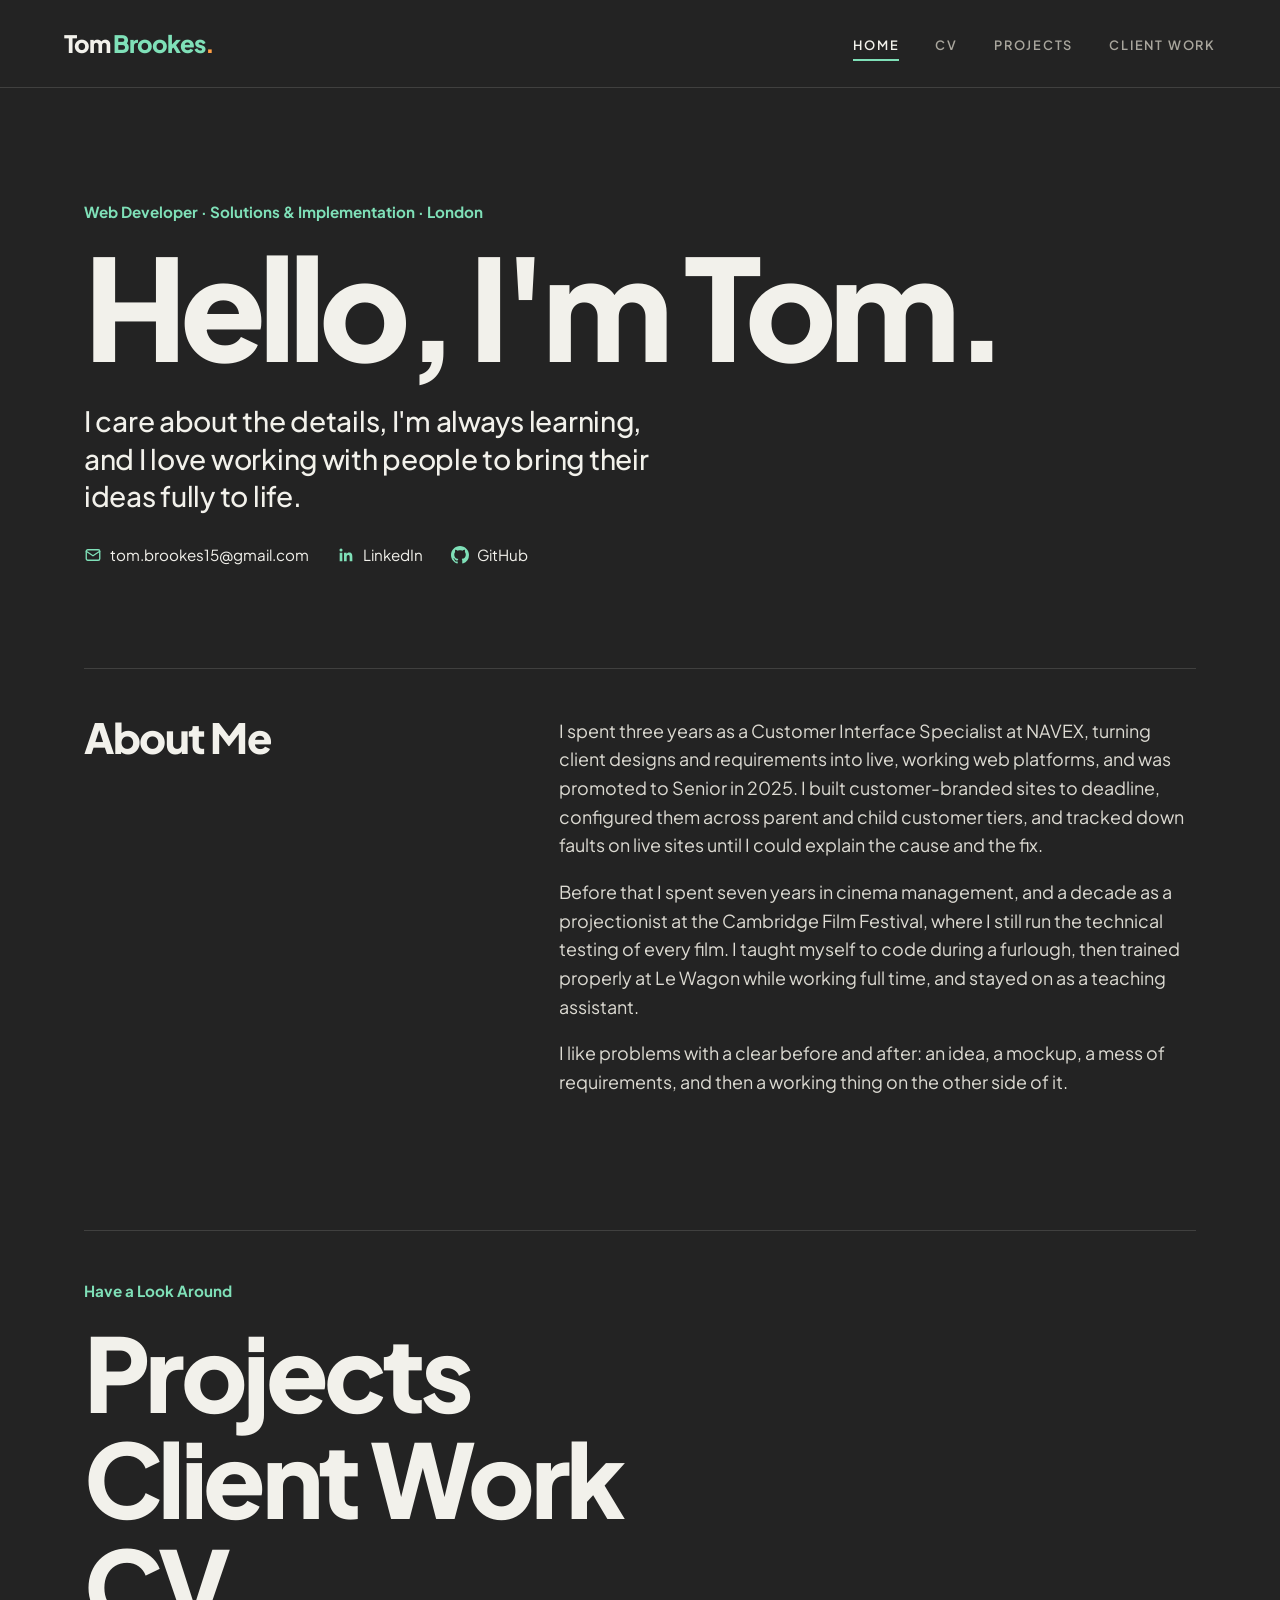
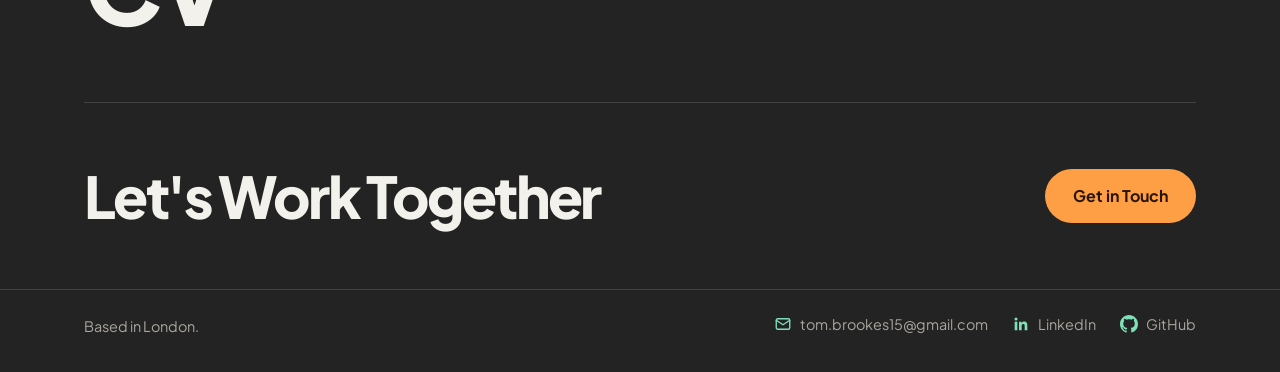
<file: index.html>
<!doctype html>
<html lang="en-GB">
<head>
  <meta charset="utf-8">
  <meta name="viewport" content="width=device-width, initial-scale=1">
  <title>Tom Brookes — Web Developer</title>
  <meta name="description" content="Tom Brookes, London-based web developer. I care about the details, I'm always learning, and I love working with people to bring their ideas fully to life.">
  <link rel="stylesheet" href="css/style.css">
</head>
<body>
  <a class="skip-link" href="#main">Skip to main content</a>

  <header class="site-header">
    <a class="logo" href="index.html">Tom <span class="logo-last">Brookes</span><span class="logo-dot">.</span></a>
    <nav class="site-nav" aria-label="Main">
      <ul>
        <li><a href="index.html" aria-current="page">Home</a></li>
        <li><a href="cv.html">CV</a></li>
        <li><a href="projects.html">Projects</a></li>
        <li><a href="client-work.html">Client Work</a></li>
      </ul>
    </nav>
  </header>

  <main id="main" class="page">
    <section class="about-hero">
      <div>
        <p class="eyebrow">Web Developer · Solutions & Implementation · London</p>
        <h1>Hello, I'm Tom.</h1>
        <p class="statement">I care about the details, I'm always learning, and I love working with people to bring their ideas fully to life.</p>
        <ul class="contact-links">
          <li><a href="mailto:tom.brookes15@gmail.com"><svg viewBox="0 0 24 24" width="18" height="18" fill="none" stroke="currentColor" stroke-width="1.8" stroke-linecap="round" stroke-linejoin="round" aria-hidden="true"><rect x="3" y="5" width="18" height="14" rx="2"/><path d="m3 7 9 6 9-6"/></svg><span>tom.brookes15@gmail.com</span></a></li>
          <li><a href="https://www.linkedin.com/in/thomasbrookes/" target="_blank" rel="noopener"><svg viewBox="0 0 24 24" width="18" height="18" fill="currentColor" aria-hidden="true"><path d="M20.45 20.45h-3.56v-5.57c0-1.33-.02-3.04-1.85-3.04-1.85 0-2.14 1.45-2.14 2.94v5.67H9.35V9h3.41v1.56h.05c.48-.9 1.64-1.85 3.37-1.85 3.6 0 4.27 2.37 4.27 5.46v6.28zM5.34 7.43a2.06 2.06 0 1 1 0-4.12 2.06 2.06 0 0 1 0 4.12zM7.12 20.45H3.56V9h3.56v11.45z"/></svg><span>LinkedIn</span> <span class="visually-hidden">(opens in new tab)</span></a></li>
          <li><a href="https://github.com/bomtrookes" target="_blank" rel="noopener"><svg viewBox="0 0 16 16" width="18" height="18" fill="currentColor" aria-hidden="true"><path d="M8 0C3.58 0 0 3.58 0 8c0 3.54 2.29 6.53 5.47 7.59.4.07.55-.17.55-.38 0-.19-.01-.82-.01-1.49-2.01.37-2.53-.49-2.69-.94-.09-.23-.48-.94-.82-1.13-.28-.15-.68-.52-.01-.53.63-.01 1.08.58 1.23.82.72 1.21 1.87.87 2.33.66.07-.52.28-.87.51-1.07-1.78-.2-3.64-.89-3.64-3.95 0-.87.31-1.59.82-2.15-.08-.2-.36-1.02.08-2.12 0 0 .67-.21 2.2.82.64-.18 1.32-.27 2-.27.68 0 1.36.09 2 .27 1.53-1.04 2.2-.82 2.2-.82.44 1.1.16 1.92.08 2.12.51.56.82 1.27.82 2.15 0 3.07-1.87 3.75-3.65 3.95.29.25.54.73.54 1.48 0 1.07-.01 1.93-.01 2.2 0 .21.15.46.55.38A8.013 8.013 0 0016 8c0-4.42-3.58-8-8-8z"/></svg><span>GitHub</span> <span class="visually-hidden">(opens in new tab)</span></a></li>
        </ul>
      </div>
    </section>

    <section class="about-body split">
      <h2>About Me</h2>
      <div>
        <p>I spent three years as a Customer Interface Specialist at NAVEX, turning client designs and requirements into live, working web platforms, and was promoted to Senior in 2025. I built customer-branded sites to deadline, configured them across parent and child customer tiers, and tracked down faults on live sites until I could explain the cause and the fix.</p>
        <p>Before that I spent seven years in cinema management, and a decade as a projectionist at the Cambridge Film Festival, where I still run the technical testing of every film. I taught myself to code during a furlough, then trained properly at Le Wagon while working full time, and stayed on as a teaching assistant.</p>
        <p>I like problems with a clear before and after: an idea, a mockup, a mess of requirements, and then a working thing on the other side of it.</p>
      </div>

    </section>

    <section class="big-links" aria-labelledby="explore">
      <h2 id="explore" class="eyebrow">Have a Look Around</h2>
      <ul>
        <li><a href="projects.html">Projects <span aria-hidden="true">→</span></a></li>
        <li><a href="client-work.html">Client Work <span aria-hidden="true">→</span></a></li>
        <li><a href="cv.html">CV <span aria-hidden="true">→</span></a></li>
      </ul>
    </section>
  </main>

  <footer class="site-footer">
    <div class="footer-cta">
      <p class="footer-big">Let's Work Together</p>
      <a class="button" href="mailto:tom.brookes15@gmail.com">Get in Touch</a>
    </div>
    <div class="footer-row">
    <span>Based in London.</span>
    <ul class="contact-links">
      <li><a href="mailto:tom.brookes15@gmail.com"><svg viewBox="0 0 24 24" width="18" height="18" fill="none" stroke="currentColor" stroke-width="1.8" stroke-linecap="round" stroke-linejoin="round" aria-hidden="true"><rect x="3" y="5" width="18" height="14" rx="2"/><path d="m3 7 9 6 9-6"/></svg><span>tom.brookes15@gmail.com</span></a></li>
      <li><a href="https://www.linkedin.com/in/thomasbrookes/" target="_blank" rel="noopener"><svg viewBox="0 0 24 24" width="18" height="18" fill="currentColor" aria-hidden="true"><path d="M20.45 20.45h-3.56v-5.57c0-1.33-.02-3.04-1.85-3.04-1.85 0-2.14 1.45-2.14 2.94v5.67H9.35V9h3.41v1.56h.05c.48-.9 1.64-1.85 3.37-1.85 3.6 0 4.27 2.37 4.27 5.46v6.28zM5.34 7.43a2.06 2.06 0 1 1 0-4.12 2.06 2.06 0 0 1 0 4.12zM7.12 20.45H3.56V9h3.56v11.45z"/></svg><span>LinkedIn</span> <span class="visually-hidden">(opens in new tab)</span></a></li>
      <li><a href="https://github.com/bomtrookes" target="_blank" rel="noopener"><svg viewBox="0 0 16 16" width="18" height="18" fill="currentColor" aria-hidden="true"><path d="M8 0C3.58 0 0 3.58 0 8c0 3.54 2.29 6.53 5.47 7.59.4.07.55-.17.55-.38 0-.19-.01-.82-.01-1.49-2.01.37-2.53-.49-2.69-.94-.09-.23-.48-.94-.82-1.13-.28-.15-.68-.52-.01-.53.63-.01 1.08.58 1.23.82.72 1.21 1.87.87 2.33.66.07-.52.28-.87.51-1.07-1.78-.2-3.64-.89-3.64-3.95 0-.87.31-1.59.82-2.15-.08-.2-.36-1.02.08-2.12 0 0 .67-.21 2.2.82.64-.18 1.32-.27 2-.27.68 0 1.36.09 2 .27 1.53-1.04 2.2-.82 2.2-.82.44 1.1.16 1.92.08 2.12.51.56.82 1.27.82 2.15 0 3.07-1.87 3.75-3.65 3.95.29.25.54.73.54 1.48 0 1.07-.01 1.93-.01 2.2 0 .21.15.46.55.38A8.013 8.013 0 0016 8c0-4.42-3.58-8-8-8z"/></svg><span>GitHub</span> <span class="visually-hidden">(opens in new tab)</span></a></li>
    </ul>
    </div>
  </footer>
</body>
</html>
</file>
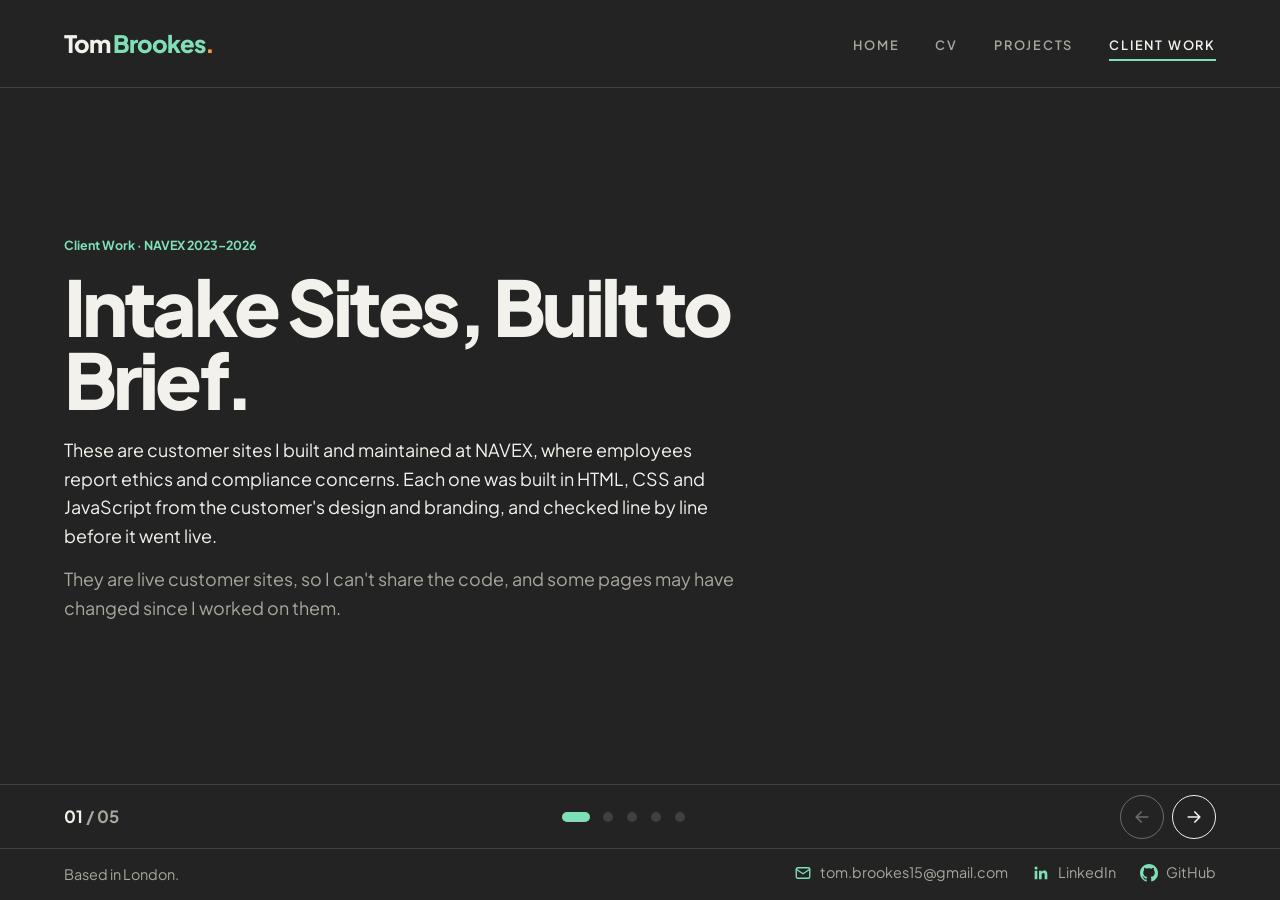
<file: client-work.html>
<!doctype html>
<html lang="en-GB">
<head>
  <meta charset="utf-8">
  <meta name="viewport" content="width=device-width, initial-scale=1">
  <title>Client Work — Tom Brookes</title>
  <meta name="description" content="Customer intake sites Tom Brookes built at NAVEX.">
  <link rel="stylesheet" href="css/style.css">
</head>
<body class="is-sideways">
  <a class="skip-link" href="#main">Skip to main content</a>

  <header class="site-header">
    <a class="logo" href="index.html">Tom <span class="logo-last">Brookes</span><span class="logo-dot">.</span></a>
    <nav class="site-nav" aria-label="Main">
      <ul>
        <li><a href="index.html">Home</a></li>
        <li><a href="cv.html">CV</a></li>
        <li><a href="projects.html">Projects</a></li>
        <li><a href="client-work.html" aria-current="page">Client Work</a></li>
      </ul>
    </nav>
  </header>

  <main id="main" class="slides" tabindex="0" aria-label="Client Work, scroll sideways">

    <section class="slide intro" id="intro">
      <div class="intro-inner">
        <p class="eyebrow">Client Work · NAVEX 2023–2026</p>
        <h1>Intake Sites, Built to Brief.</h1>
        <p>These are customer sites I built and maintained at NAVEX, where employees report ethics and compliance concerns. Each one was built in HTML, CSS and JavaScript from the customer's design and branding, and checked line by line before it went live.</p>
        <p class="note">They are live customer sites, so I can't share the code, and some pages may have changed since I worked on them.</p>
      </div>
    </section>

    <article class="slide" id="monster-energy">
      <div class="slide-media" style="background-image:url('images/img_monsterEnergy.png')" role="img" aria-label="Monster Energy intake site"></div>
      <div>
        <p class="slide-num">01</p>
        <h2>Monster Energy</h2>
        <p>I did the initial build for this customer from a mockup they provided. I implemented the design and functionality, ensuring it met their branding guidelines and adhered to WCAG accessibility standards.</p>
        <ul class="stack"><li>HTML</li><li>CSS</li><li>JavaScript</li></ul>
        <div class="links"><a href="https://secure.ethicspoint.com/domain/media/en/gui/1003482/index.html" target="_blank" rel="noopener">View Live Site <span aria-hidden="true">↗</span><span class="visually-hidden">(opens in new tab)</span></a></div>
      </div>
    </article>

    <article class="slide" id="pokemon">
      <div class="slide-media" style="background-image:url('images/img_thePokemonCompany.png')" role="img" aria-label="The Pokémon Company intake site"></div>
      <div>
        <p class="slide-num">02</p>
        <h2>The Pokémon Company</h2>
        <p>I did the initial build for this customer. They provided a rough mock up for the landing page and I used the colour branding to build out the rest of the site.</p>
        <ul class="stack"><li>HTML</li><li>CSS</li><li>JavaScript</li></ul>
        <div class="links"><a href="https://secure.ethicspoint.com/domain/media/en/gui/68422/index.html" target="_blank" rel="noopener">View Live Site <span aria-hidden="true">↗</span><span class="visually-hidden">(opens in new tab)</span></a></div>
      </div>
    </article>

    <article class="slide" id="weir">
      <div class="slide-media" style="background-image:url('images/img_weir.png')" role="img" aria-label="Weir intake site"></div>
      <div>
        <p class="slide-num">03</p>
        <h2>Weir</h2>
        <p>I did the initial build for this customer, there was a detailed mock up and I worked closely with the case owner to ensure the final product met the customers expectations.</p>
        <ul class="stack"><li>HTML</li><li>CSS</li><li>JavaScript</li></ul>
        <div class="links"><a href="https://secure.ethicspoint.eu/domain/media/en/gui/102664/index.html" target="_blank" rel="noopener">View Live Site <span aria-hidden="true">↗</span><span class="visually-hidden">(opens in new tab)</span></a></div>
      </div>
    </article>

    <article class="slide" id="just-eat">
      <div class="slide-media" style="background-image:url('images/img_jet.png')" role="img" aria-label="Just Eat Takeaway.com intake site"></div>
      <div>
        <p class="slide-num">04</p>
        <h2>Just Eat Takeaway.com</h2>
        <p>I did the initial build for this customer. The customer had a clear idea of what they wanted, they provided a detailed mockup and I worked with the case owner to ensure the final product met their expectations.</p>
        <ul class="stack"><li>HTML</li><li>CSS</li><li>JavaScript</li></ul>
        <div class="links"><a href="https://secure.ethicspoint.eu/domain/media/en/gui/114437/index.html" target="_blank" rel="noopener">View Live Site <span aria-hidden="true">↗</span><span class="visually-hidden">(opens in new tab)</span></a></div>
      </div>
    </article>

  </main>

  <div class="slide-bar">
    <p class="counter" aria-live="polite"><span class="current">01</span> <span class="total">/ 05</span></p>
    <div class="dots"></div>
    <div class="arrows">
      <button type="button" data-prev aria-label="Previous"><svg viewBox="0 0 24 24" width="20" height="20" fill="none" stroke="currentColor" stroke-width="2" stroke-linecap="round" stroke-linejoin="round" aria-hidden="true"><path d="M19 12H5M11 6l-6 6 6 6"/></svg></button>
      <button type="button" data-next aria-label="Next"><svg viewBox="0 0 24 24" width="20" height="20" fill="none" stroke="currentColor" stroke-width="2" stroke-linecap="round" stroke-linejoin="round" aria-hidden="true"><path d="M5 12h14M13 6l6 6-6 6"/></svg></button>
    </div>
  </div>

  <footer class="site-footer">
    <span>Based in London.</span>
    <ul class="contact-links">
      <li><a href="mailto:tom.brookes15@gmail.com"><svg viewBox="0 0 24 24" width="18" height="18" fill="none" stroke="currentColor" stroke-width="1.8" stroke-linecap="round" stroke-linejoin="round" aria-hidden="true"><rect x="3" y="5" width="18" height="14" rx="2"/><path d="m3 7 9 6 9-6"/></svg><span>tom.brookes15@gmail.com</span></a></li>
      <li><a href="https://www.linkedin.com/in/thomasbrookes/" target="_blank" rel="noopener"><svg viewBox="0 0 24 24" width="18" height="18" fill="currentColor" aria-hidden="true"><path d="M20.45 20.45h-3.56v-5.57c0-1.33-.02-3.04-1.85-3.04-1.85 0-2.14 1.45-2.14 2.94v5.67H9.35V9h3.41v1.56h.05c.48-.9 1.64-1.85 3.37-1.85 3.6 0 4.27 2.37 4.27 5.46v6.28zM5.34 7.43a2.06 2.06 0 1 1 0-4.12 2.06 2.06 0 0 1 0 4.12zM7.12 20.45H3.56V9h3.56v11.45z"/></svg><span>LinkedIn</span> <span class="visually-hidden">(opens in new tab)</span></a></li>
      <li><a href="https://github.com/bomtrookes" target="_blank" rel="noopener"><svg viewBox="0 0 16 16" width="18" height="18" fill="currentColor" aria-hidden="true"><path d="M8 0C3.58 0 0 3.58 0 8c0 3.54 2.29 6.53 5.47 7.59.4.07.55-.17.55-.38 0-.19-.01-.82-.01-1.49-2.01.37-2.53-.49-2.69-.94-.09-.23-.48-.94-.82-1.13-.28-.15-.68-.52-.01-.53.63-.01 1.08.58 1.23.82.72 1.21 1.87.87 2.33.66.07-.52.28-.87.51-1.07-1.78-.2-3.64-.89-3.64-3.95 0-.87.31-1.59.82-2.15-.08-.2-.36-1.02.08-2.12 0 0 .67-.21 2.2.82.64-.18 1.32-.27 2-.27.68 0 1.36.09 2 .27 1.53-1.04 2.2-.82 2.2-.82.44 1.1.16 1.92.08 2.12.51.56.82 1.27.82 2.15 0 3.07-1.87 3.75-3.65 3.95.29.25.54.73.54 1.48 0 1.07-.01 1.93-.01 2.2 0 .21.15.46.55.38A8.013 8.013 0 0016 8c0-4.42-3.58-8-8-8z"/></svg><span>GitHub</span> <span class="visually-hidden">(opens in new tab)</span></a></li>
    </ul>
  </footer>

  <script src="js/slides.js"></script>
</body>
</html>
</file>
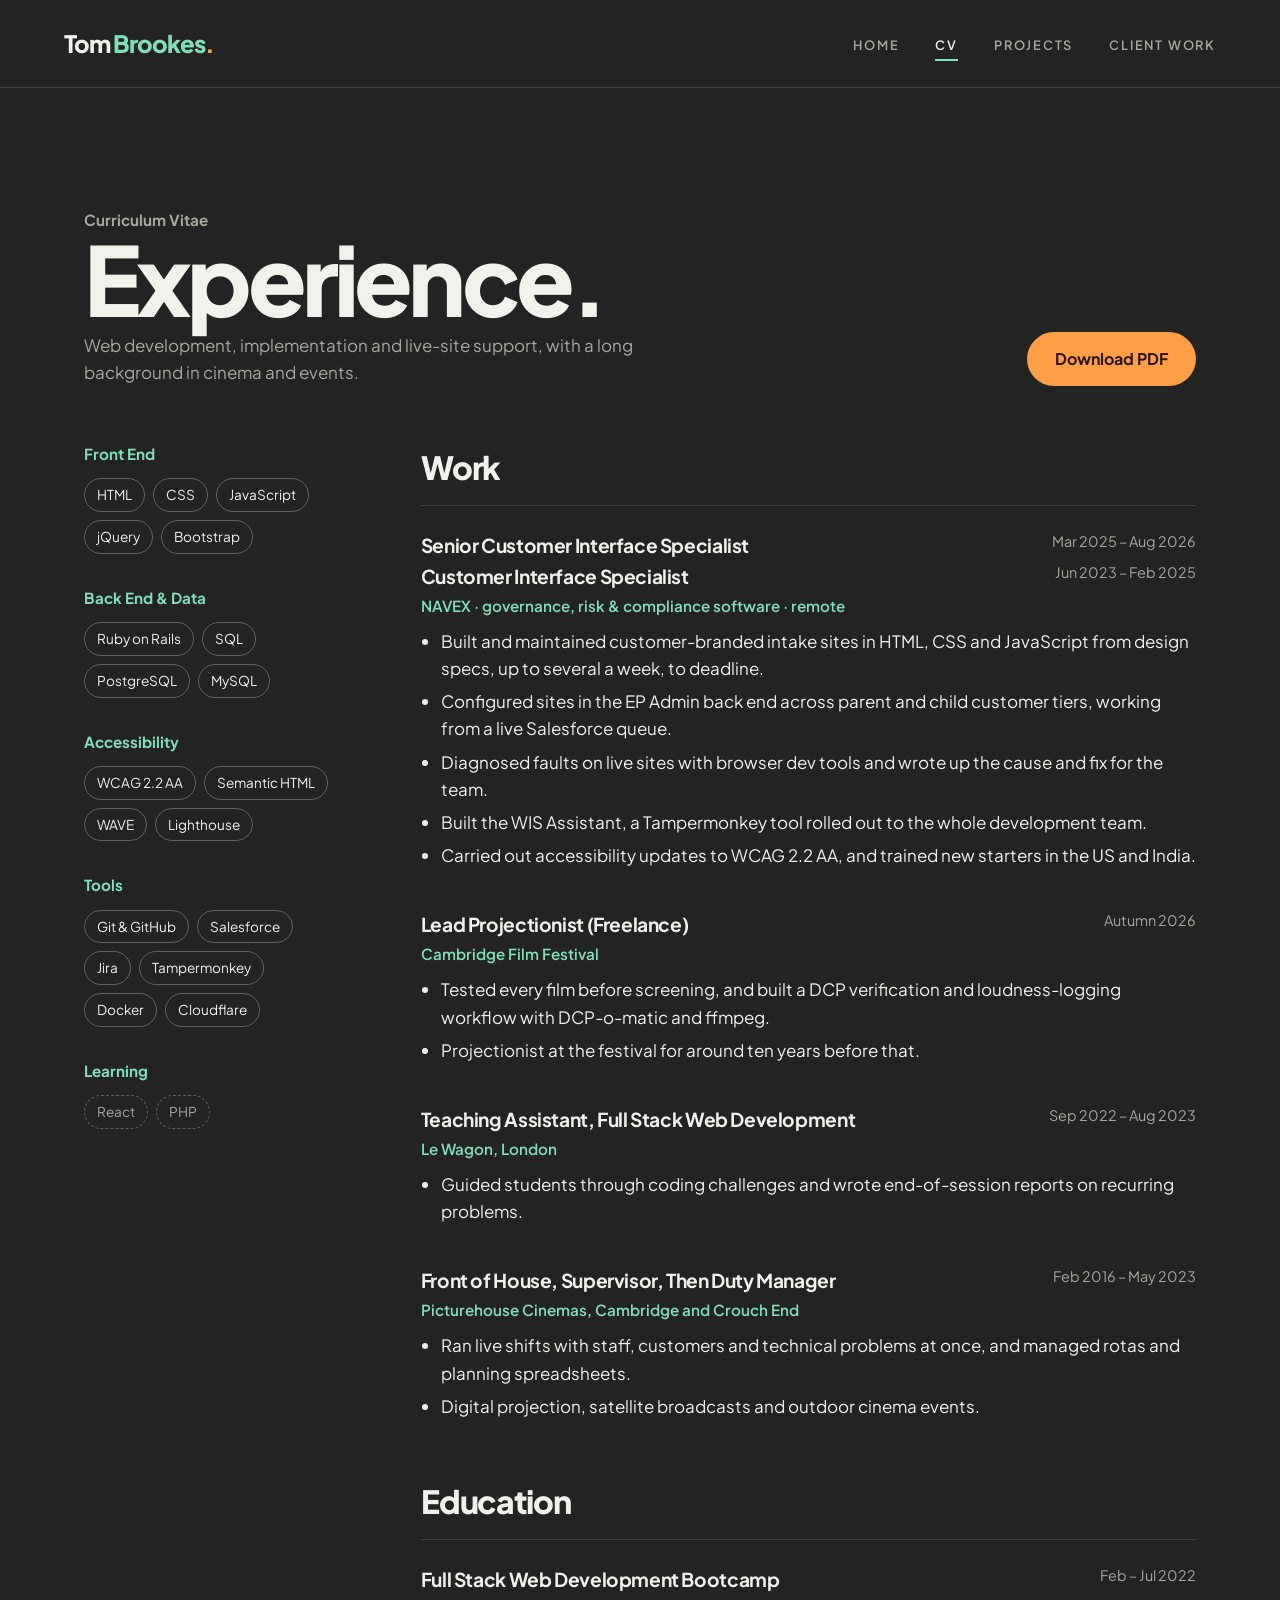
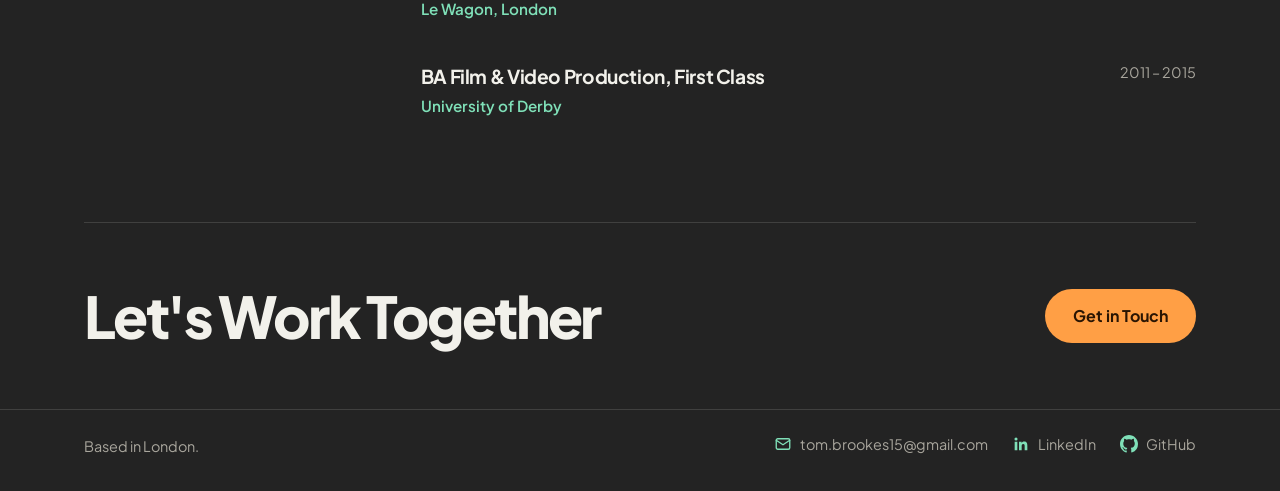
<file: cv.html>
<!doctype html>
<html lang="en-GB">
<head>
  <meta charset="utf-8">
  <meta name="viewport" content="width=device-width, initial-scale=1">
  <title>CV — Tom Brookes</title>
  <meta name="description" content="CV of Tom Brookes, web developer in London.">
  <link rel="stylesheet" href="css/style.css">
</head>
<body>
  <a class="skip-link" href="#main">Skip to main content</a>

  <header class="site-header">
    <a class="logo" href="index.html">Tom <span class="logo-last">Brookes</span><span class="logo-dot">.</span></a>
    <nav class="site-nav" aria-label="Main">
      <ul>
        <li><a href="index.html">Home</a></li>
        <li><a href="cv.html" aria-current="page">CV</a></li>
        <li><a href="projects.html">Projects</a></li>
        <li><a href="client-work.html">Client Work</a></li>
      </ul>
    </nav>
  </header>

  <main id="main" class="page">
    <div class="cv-top">
      <div>
        <p class="eyebrow">Curriculum Vitae</p>
        <h1>Experience.</h1>
        <p>Web development, implementation and live-site support, with a long background in cinema and events.</p>
      </div>
      <a class="button" href="cv/tom-brookes-cv.pdf" download>Download PDF</a>
    </div>

    <div class="cv-grid">
      <aside class="cv-side">
        <section>
          <h2>Front End</h2>
          <div class="tags"><span>HTML</span><span>CSS</span><span>JavaScript</span><span>jQuery</span><span>Bootstrap</span></div>
        </section>
        <section>
          <h2>Back End &amp; Data</h2>
          <div class="tags"><span>Ruby on Rails</span><span>SQL</span><span>PostgreSQL</span><span>MySQL</span></div>
        </section>
        <section>
          <h2>Accessibility</h2>
          <div class="tags"><span>WCAG 2.2 AA</span><span>Semantic HTML</span><span>WAVE</span><span>Lighthouse</span></div>
        </section>
        <section>
          <h2>Tools</h2>
          <div class="tags"><span>Git & GitHub</span><span>Salesforce</span><span>Jira</span><span>Tampermonkey</span><span>Docker</span><span>Cloudflare</span></div>
        </section>
        <section>
          <h2>Learning</h2>
          <div class="tags"><span class="learning">React</span><span class="learning">PHP</span></div>
        </section>
      </aside>

      <div class="cv-main">
        <section aria-labelledby="work">
          <h2 id="work">Work</h2>

          <article class="job">
            <div class="job-head">
              <h3>Senior Customer Interface Specialist</h3>
              <span class="dates">Mar 2025 – Aug 2026</span>
            </div>
            <div class="job-head">
              <h3>Customer Interface Specialist</h3>
              <span class="dates">Jun 2023 – Feb 2025</span>
            </div>
            <p class="org">NAVEX · governance, risk & compliance software · remote</p>
            <ul>
              <li>Built and maintained customer-branded intake sites in HTML, CSS and JavaScript from design specs, up to several a week, to deadline.</li>
              <li>Configured sites in the EP Admin back end across parent and child customer tiers, working from a live Salesforce queue.</li>
              <li>Diagnosed faults on live sites with browser dev tools and wrote up the cause and fix for the team.</li>
              <li>Built the WIS Assistant, a Tampermonkey tool rolled out to the whole development team.</li>
              <li>Carried out accessibility updates to WCAG 2.2 AA, and trained new starters in the US and India.</li>
            </ul>
          </article>

          <article class="job">
            <div class="job-head">
              <h3>Lead Projectionist (Freelance)</h3>
              <span class="dates">Autumn 2026</span>
            </div>
            <p class="org">Cambridge Film Festival</p>
            <ul>
              <li>Tested every film before screening, and built a DCP verification and loudness-logging workflow with DCP-o-matic and ffmpeg.</li>
              <li>Projectionist at the festival for around ten years before that.</li>
            </ul>
          </article>

          <article class="job">
            <div class="job-head">
              <h3>Teaching Assistant, Full Stack Web Development</h3>
              <span class="dates">Sep 2022 – Aug 2023</span>
            </div>
            <p class="org">Le Wagon, London</p>
            <ul>
              <li>Guided students through coding challenges and wrote end-of-session reports on recurring problems.</li>
            </ul>
          </article>

          <article class="job">
            <div class="job-head">
              <h3>Front of House, Supervisor, Then Duty Manager</h3>
              <span class="dates">Feb 2016 – May 2023</span>
            </div>
            <p class="org">Picturehouse Cinemas, Cambridge and Crouch End</p>
            <ul>
              <li>Ran live shifts with staff, customers and technical problems at once, and managed rotas and planning spreadsheets.</li>
              <li>Digital projection, satellite broadcasts and outdoor cinema events.</li>
            </ul>
          </article>
        </section>

        <section aria-labelledby="edu">
          <h2 id="edu">Education</h2>
          <article class="job">
            <div class="job-head">
              <h3>Full Stack Web Development Bootcamp</h3>
              <span class="dates">Feb – Jul 2022</span>
            </div>
            <p class="org">Le Wagon, London</p>
          </article>
          <article class="job">
            <div class="job-head">
              <h3>BA Film & Video Production, First Class</h3>
              <span class="dates">2011 – 2015</span>
            </div>
            <p class="org">University of Derby</p>
          </article>
        </section>
      </div>
    </div>
  </main>

  <footer class="site-footer">
    <div class="footer-cta">
      <p class="footer-big">Let's Work Together</p>
      <a class="button" href="mailto:tom.brookes15@gmail.com">Get in Touch</a>
    </div>
    <div class="footer-row">
    <span>Based in London.</span>
    <ul class="contact-links">
      <li><a href="mailto:tom.brookes15@gmail.com"><svg viewBox="0 0 24 24" width="18" height="18" fill="none" stroke="currentColor" stroke-width="1.8" stroke-linecap="round" stroke-linejoin="round" aria-hidden="true"><rect x="3" y="5" width="18" height="14" rx="2"/><path d="m3 7 9 6 9-6"/></svg><span>tom.brookes15@gmail.com</span></a></li>
      <li><a href="https://www.linkedin.com/in/thomasbrookes/" target="_blank" rel="noopener"><svg viewBox="0 0 24 24" width="18" height="18" fill="currentColor" aria-hidden="true"><path d="M20.45 20.45h-3.56v-5.57c0-1.33-.02-3.04-1.85-3.04-1.85 0-2.14 1.45-2.14 2.94v5.67H9.35V9h3.41v1.56h.05c.48-.9 1.64-1.85 3.37-1.85 3.6 0 4.27 2.37 4.27 5.46v6.28zM5.34 7.43a2.06 2.06 0 1 1 0-4.12 2.06 2.06 0 0 1 0 4.12zM7.12 20.45H3.56V9h3.56v11.45z"/></svg><span>LinkedIn</span> <span class="visually-hidden">(opens in new tab)</span></a></li>
      <li><a href="https://github.com/bomtrookes" target="_blank" rel="noopener"><svg viewBox="0 0 16 16" width="18" height="18" fill="currentColor" aria-hidden="true"><path d="M8 0C3.58 0 0 3.58 0 8c0 3.54 2.29 6.53 5.47 7.59.4.07.55-.17.55-.38 0-.19-.01-.82-.01-1.49-2.01.37-2.53-.49-2.69-.94-.09-.23-.48-.94-.82-1.13-.28-.15-.68-.52-.01-.53.63-.01 1.08.58 1.23.82.72 1.21 1.87.87 2.33.66.07-.52.28-.87.51-1.07-1.78-.2-3.64-.89-3.64-3.95 0-.87.31-1.59.82-2.15-.08-.2-.36-1.02.08-2.12 0 0 .67-.21 2.2.82.64-.18 1.32-.27 2-.27.68 0 1.36.09 2 .27 1.53-1.04 2.2-.82 2.2-.82.44 1.1.16 1.92.08 2.12.51.56.82 1.27.82 2.15 0 3.07-1.87 3.75-3.65 3.95.29.25.54.73.54 1.48 0 1.07-.01 1.93-.01 2.2 0 .21.15.46.55.38A8.013 8.013 0 0016 8c0-4.42-3.58-8-8-8z"/></svg><span>GitHub</span> <span class="visually-hidden">(opens in new tab)</span></a></li>
    </ul>
    </div>
  </footer>
</body>
</html>
</file>
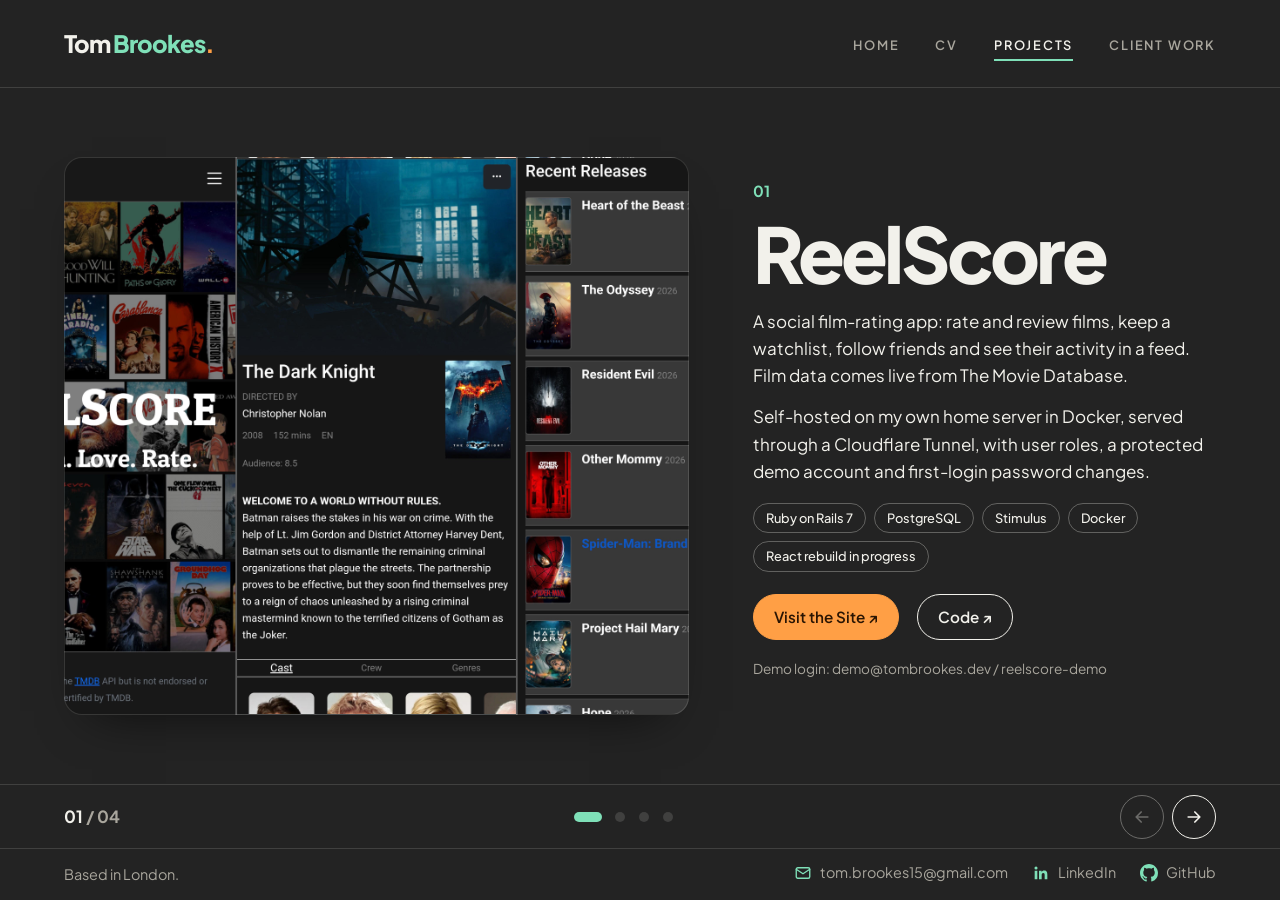
<file: projects.html>
<!doctype html>
<html lang="en-GB">
<head>
  <meta charset="utf-8">
  <meta name="viewport" content="width=device-width, initial-scale=1">
  <title>Projects — Tom Brookes</title>
  <meta name="description" content="Projects by Tom Brookes: ReelScore, WIS Assistant, a home server and more.">
  <link rel="stylesheet" href="css/style.css">
</head>
<body class="is-sideways">
  <a class="skip-link" href="#main">Skip to main content</a>

  <header class="site-header">
    <a class="logo" href="index.html">Tom <span class="logo-last">Brookes</span><span class="logo-dot">.</span></a>
    <nav class="site-nav" aria-label="Main">
      <ul>
        <li><a href="index.html">Home</a></li>
        <li><a href="cv.html">CV</a></li>
        <li><a href="projects.html" aria-current="page">Projects</a></li>
        <li><a href="client-work.html">Client Work</a></li>
      </ul>
    </nav>
  </header>

  <main id="main" class="slides" tabindex="0" aria-label="Projects, scroll sideways">
    <h1 class="visually-hidden">Projects</h1>

    <article class="slide" id="reelscore">
      <div class="slide-media" style="background-image:url('images/img_reelscore.jpg')" role="img" aria-label="ReelScore home page"></div>
      <div>
        <p class="slide-num">01</p>
        <h2>ReelScore</h2>
        <p>A social film-rating app: rate and review films, keep a watchlist, follow friends and see their activity in a feed. Film data comes live from The Movie Database.</p>
        <p>Self-hosted on my own home server in Docker, served through a Cloudflare Tunnel, with user roles, a protected demo account and first-login password changes.</p>
        <ul class="stack"><li>Ruby on Rails 7</li><li>PostgreSQL</li><li>Stimulus</li><li>Docker</li><li>React rebuild in progress</li></ul>
        <div class="links">
          <a href="https://reelscore.tombrookes.dev/" target="_blank" rel="noopener">Visit the Site <span aria-hidden="true">↗</span><span class="visually-hidden">(opens in new tab)</span></a>
          <a href="https://github.com/bomtrookes" target="_blank" rel="noopener">Code <span aria-hidden="true">↗</span><span class="visually-hidden">(opens in new tab)</span></a>
        </div>
        <p class="note">Demo login: demo@tombrookes.dev / reelscore-demo</p>
      </div>
    </article>

    <article class="slide" id="wis-assistant">
      <div class="slide-media" style="background-image:url('images/tm_issues.png')" role="img" aria-label="WIS Assistant panel on an intake site"></div>
      <div>
        <p class="slide-num">02</p>
        <h2>WIS Assistant</h2>
        <p>A browser tool I built at NAVEX to speed up everyday work on customer intake sites. It shows the customer's data from their JavaScript file and pulls text and issue types from a site at the click of a button.</p>
        <p>The panel can be dragged anywhere and minimised, and remembers its state between sites. I presented it to my team and it was rolled out to all of the developers.</p>
        <ul class="stack"><li>JavaScript</li><li>Tampermonkey</li><li>GitHub</li></ul>
      </div>
    </article>

    <article class="slide" id="homelab">
      <div class="slide-media wide" style="background-image:url('images/img_homelab.jpg')" role="img" aria-label="Home server dashboard listing Pi-hole, Uptime Kuma, Dozzle, PHP practice, ReelScore, List-It and other services"></div>
      <div>
        <p class="slide-num">03</p>
        <h2>Home Server</h2>
        <p>An HP EliteDesk mini PC running Ubuntu Server, headless over WiFi. It hosts ReelScore, a PHP and MySQL practice stack, Pi-hole, and a Tailscale exit node, with public sites served through a Cloudflare Tunnel.</p>
        <ul class="stack"><li>Ubuntu Server</li><li>Docker</li><li>Cloudflare Tunnel</li><li>Tailscale</li></ul>
      </div>
    </article>

    <article class="slide" id="list-it">
      <div class="slide-media" style="background-image:url('images/img_listit.jpg')" role="img" aria-label="List-It app"></div>
      <div>
        <p class="slide-num">04</p>
        <h2>List-It</h2>
        <p>A social app built in Ruby on Rails with a team of three at Le Wagon, and shipped to production in 2022.</p>
        <ul class="stack"><li>Ruby on Rails</li><li>JavaScript</li><li>Heroku</li></ul>
        <div class="links"><a href="https://github.com/bomtrookes" target="_blank" rel="noopener">More on GitHub <span aria-hidden="true">↗</span><span class="visually-hidden">(opens in new tab)</span></a></div>
      </div>
    </article>

  </main>

  <div class="slide-bar">
    <p class="counter" aria-live="polite"><span class="current">01</span> <span class="total">/ 04</span></p>
    <div class="dots"></div>
    <div class="arrows">
      <button type="button" data-prev aria-label="Previous project"><svg viewBox="0 0 24 24" width="20" height="20" fill="none" stroke="currentColor" stroke-width="2" stroke-linecap="round" stroke-linejoin="round" aria-hidden="true"><path d="M19 12H5M11 6l-6 6 6 6"/></svg></button>
      <button type="button" data-next aria-label="Next project"><svg viewBox="0 0 24 24" width="20" height="20" fill="none" stroke="currentColor" stroke-width="2" stroke-linecap="round" stroke-linejoin="round" aria-hidden="true"><path d="M5 12h14M13 6l6 6-6 6"/></svg></button>
    </div>
  </div>

  <footer class="site-footer">
    <span>Based in London.</span>
    <ul class="contact-links">
      <li><a href="mailto:tom.brookes15@gmail.com"><svg viewBox="0 0 24 24" width="18" height="18" fill="none" stroke="currentColor" stroke-width="1.8" stroke-linecap="round" stroke-linejoin="round" aria-hidden="true"><rect x="3" y="5" width="18" height="14" rx="2"/><path d="m3 7 9 6 9-6"/></svg><span>tom.brookes15@gmail.com</span></a></li>
      <li><a href="https://www.linkedin.com/in/thomasbrookes/" target="_blank" rel="noopener"><svg viewBox="0 0 24 24" width="18" height="18" fill="currentColor" aria-hidden="true"><path d="M20.45 20.45h-3.56v-5.57c0-1.33-.02-3.04-1.85-3.04-1.85 0-2.14 1.45-2.14 2.94v5.67H9.35V9h3.41v1.56h.05c.48-.9 1.64-1.85 3.37-1.85 3.6 0 4.27 2.37 4.27 5.46v6.28zM5.34 7.43a2.06 2.06 0 1 1 0-4.12 2.06 2.06 0 0 1 0 4.12zM7.12 20.45H3.56V9h3.56v11.45z"/></svg><span>LinkedIn</span> <span class="visually-hidden">(opens in new tab)</span></a></li>
      <li><a href="https://github.com/bomtrookes" target="_blank" rel="noopener"><svg viewBox="0 0 16 16" width="18" height="18" fill="currentColor" aria-hidden="true"><path d="M8 0C3.58 0 0 3.58 0 8c0 3.54 2.29 6.53 5.47 7.59.4.07.55-.17.55-.38 0-.19-.01-.82-.01-1.49-2.01.37-2.53-.49-2.69-.94-.09-.23-.48-.94-.82-1.13-.28-.15-.68-.52-.01-.53.63-.01 1.08.58 1.23.82.72 1.21 1.87.87 2.33.66.07-.52.28-.87.51-1.07-1.78-.2-3.64-.89-3.64-3.95 0-.87.31-1.59.82-2.15-.08-.2-.36-1.02.08-2.12 0 0 .67-.21 2.2.82.64-.18 1.32-.27 2-.27.68 0 1.36.09 2 .27 1.53-1.04 2.2-.82 2.2-.82.44 1.1.16 1.92.08 2.12.51.56.82 1.27.82 2.15 0 3.07-1.87 3.75-3.65 3.95.29.25.54.73.54 1.48 0 1.07-.01 1.93-.01 2.2 0 .21.15.46.55.38A8.013 8.013 0 0016 8c0-4.42-3.58-8-8-8z"/></svg><span>GitHub</span> <span class="visually-hidden">(opens in new tab)</span></a></li>
    </ul>
  </footer>

  <script src="js/slides.js"></script>
</body>
</html>
</file>
<file: css/style.css>
@import url('https://fonts.googleapis.com/css2?family=Plus+Jakarta+Sans:wght@400;500;600;700;800&display=swap');

:root {
  color-scheme: dark;
  --stripe-a: #2a2a2a;
  --stripe-b: #303030;
  --gutter: clamp(20px, 5vw, 64px);
  --bg: #232323;
  --paper: #2c2c2c;
  --ink: #f2f1eb;
  --muted: #a9a69d;
  --line: rgba(242, 241, 235, .14);
  --accent: #7fe0b8;
  --accent-hover: #a5ecce;
  --accent-soft: rgba(127, 224, 184, .12);
  --on-accent: #10231b;
  --cta: #ff9f45;
  --cta-hover: #ffb56f;
  --on-cta: #2a1503;
  --display: 'Plus Jakarta Sans', 'Inter', sans-serif;
  --sans: 'Plus Jakarta Sans', 'Inter', sans-serif;
  --header-h: 88px;
}

* { box-sizing: border-box; }

html, body { margin: 0; }

body {
  background: var(--bg);
  color: var(--ink);
  font-family: var(--sans);
  font-size: 17px;
  line-height: 1.6;
  -webkit-font-smoothing: antialiased;
}

a { color: var(--accent); text-decoration-thickness: 1px; text-underline-offset: 3px; }
a:hover { text-decoration-thickness: 2px; }

img { max-width: 100%; display: block; }

.skip-link {
  position: absolute; top: 0; left: 0; z-index: 1000;
  padding: 12px 18px; background: var(--ink); color: var(--bg);
  font-weight: 600; text-decoration: none;
  transform: translateY(-120%); transition: transform .15s ease;
}
.skip-link:focus { transform: translateY(0); }

.visually-hidden {
  position: absolute; width: 1px; height: 1px; padding: 0; margin: -1px;
  overflow: hidden; clip: rect(0 0 0 0); white-space: nowrap; border: 0;
}

.site-header {
  height: var(--header-h);
  padding: 0 var(--gutter);
  display: flex;
  align-items: center;
  justify-content: space-between;
  gap: 16px;
  border-bottom: 1px solid var(--line);
  background: var(--bg);
  position: sticky;
  top: 0;
  z-index: 10;
}

.logo {
  font-family: var(--display);
  font-size: 1.35rem;
  font-weight: 500;
  color: var(--ink);
  text-decoration: none;
  white-space: nowrap;
}
.logo .logo-last { color: var(--accent); }
.logo .logo-dot { color: var(--cta); }

.site-nav ul {
  list-style: none;
  margin: 0;
  padding: 0;
  display: flex;
  gap: clamp(14px, 3vw, 36px);
}

.site-nav a {
  color: var(--muted);
  text-decoration: none;
  font-size: .8rem;
  font-weight: 600;
  letter-spacing: .14em;
  text-transform: uppercase;
  padding: 6px 0;
  border-bottom: 2px solid transparent;
}
.site-nav a:hover { color: var(--ink); }
.site-nav a[aria-current="page"] {
  color: var(--ink);
  border-bottom-color: var(--accent);
}

.page {
  max-width: 1080px;
  margin: 0 auto;
  padding: clamp(48px, 9vw, 112px) var(--gutter) 64px;
}

.eyebrow {
  font-size: .78rem;
  font-weight: 600;
  letter-spacing: .14em;
  text-transform: uppercase;
  color: var(--accent);
  margin: 0 0 16px;
}

h1, h2 { font-family: var(--display); font-weight: 600; letter-spacing: -.03em; }

.about-hero {
  display: grid;
  grid-template-columns: 1fr;
  gap: clamp(32px, 6vw, 88px);
  align-items: end;
}

.about-hero h1 {
  font-size: clamp(2.8rem, 7.5vw, 5.4rem);
  line-height: 1.02;
  margin: 0 0 20px;
}

.statement {
  font-family: var(--display);
  font-weight: 400;
  font-size: clamp(1.25rem, 2.4vw, 1.6rem);
  color: var(--muted);
  line-height: 1.45;
  max-width: 34ch;
  margin: 0;
}

.portrait {
  aspect-ratio: 4 / 5;
  border-radius: 6px;
  background: repeating-linear-gradient(135deg, var(--stripe-a) 0 12px, var(--stripe-b) 12px 24px);
  border: 1px solid var(--line);
  display: grid;
  place-items: center;
  color: var(--muted);
  font-size: .85rem;
  text-align: center;
  padding: 16px;
}

.about-body {
  display: grid;
  grid-template-columns: 1.4fr 1fr;
  gap: clamp(32px, 6vw, 88px);
  margin-top: clamp(56px, 8vw, 96px);
  padding-top: 48px;
  border-top: 1px solid var(--line);
}

.about-body p { margin: 0 0 1em; max-width: 60ch; }
.about-body.single { grid-template-columns: 1fr; }

.now {
  background: var(--paper);
  border: 1px solid var(--line);
  border-radius: 6px;
  padding: 24px 26px;
  align-self: start;
}
.now h2 { font-size: 1.2rem; margin: 0 0 12px; }
.now ul { margin: 0; padding-left: 18px; }
.now li { margin-bottom: 8px; }

.contact-links {
  display: flex;
  flex-wrap: wrap;
  gap: 10px 28px;
  margin: 28px 0 0;
  padding: 0;
  list-style: none;
}
.contact-links a {
  display: inline-flex;
  align-items: center;
  gap: 8px;
  color: var(--ink);
  text-decoration: none;
  font-size: .95rem;
}
.contact-links svg { color: var(--accent); flex: none; }
.contact-links a:hover span:first-of-type { text-decoration: underline; text-decoration-color: var(--accent); text-underline-offset: 4px; }
.contact-links a:focus-visible { outline: 2px solid var(--accent); outline-offset: 4px; border-radius: 2px; }

.next-links {
  display: grid;
  grid-template-columns: repeat(3, 1fr);
  gap: 16px;
  margin-top: 64px;
}
.next-links a {
  display: block;
  padding: 22px 24px;
  border: 1px solid var(--line);
  border-radius: 6px;
  text-decoration: none;
  color: var(--ink);
  background: var(--paper);
  transition: border-color .15s, transform .15s;
}
.next-links a:hover { border-color: var(--accent); transform: translateY(-2px); }
.next-links strong { display: block; font-family: var(--display); font-weight: 500; font-size: 1.3rem; }
.next-links span { color: var(--muted); font-size: .92rem; }

.cv-top {
  display: flex;
  flex-wrap: wrap;
  justify-content: space-between;
  align-items: end;
  gap: 24px;
  margin-bottom: 56px;
}
.cv-top h1 { font-size: clamp(2.4rem, 5vw, 3.6rem); line-height: 1.05; margin: 0; }
.cv-top p { margin: 8px 0 0; color: var(--muted); max-width: 52ch; }

.button {
  display: inline-block;
  background: var(--cta);
  color: var(--on-cta);
  text-decoration: none;
  padding: 12px 20px;
  border-radius: 4px;
  font-weight: 600;
  font-size: .95rem;
}
.button:hover { background: var(--cta-hover); }
.button:focus-visible { outline: 2px solid var(--cta); outline-offset: 3px; }

.cv-grid {
  display: grid;
  grid-template-columns: 260px 1fr;
  gap: clamp(32px, 6vw, 80px);
}

.cv-side { position: sticky; top: calc(var(--header-h) + 32px); align-self: start; }
.cv-side h2 {
  font-family: var(--sans);
  font-size: .78rem;
  font-weight: 600;
  letter-spacing: .14em;
  text-transform: uppercase;
  color: var(--muted);
  margin: 0 0 12px;
}
.cv-side section + section { margin-top: 32px; }

.tags { display: flex; flex-wrap: wrap; gap: 8px; }
.tags span {
  border: 1px solid var(--line);
  border-radius: 3px;
  padding: 4px 10px;
  font-size: .85rem;
  background: var(--paper);
}
.tags span.learning { border-style: dashed; color: var(--muted); }

.cv-main h2 {
  font-size: 1.6rem;
  margin: 0 0 24px;
  padding-bottom: 12px;
  border-bottom: 1px solid var(--line);
}
.cv-main section + section { margin-top: 56px; }

.job { margin-bottom: 40px; }
.job-head {
  display: flex;
  flex-wrap: wrap;
  justify-content: space-between;
  gap: 4px 16px;
}
.job h3 { font-size: 1.08rem; font-weight: 600; margin: 0; }
.job .dates { color: var(--muted); font-size: .9rem; white-space: nowrap; }
.job .org { color: var(--accent); font-weight: 600; font-size: .95rem; margin: 2px 0 10px; }
.job ul { margin: 0; padding-left: 20px; }
.job li { margin-bottom: 6px; }

.is-sideways {
  height: 100vh;
  height: 100dvh;
  overflow: hidden;
  display: flex;
  flex-direction: column;
}

.slides {
  flex: 1;
  display: flex;
  overflow-x: auto;
  overflow-y: hidden;
  scroll-snap-type: x mandatory;
  scroll-behavior: smooth;
  overscroll-behavior-x: contain;
  scrollbar-width: none;
}
.slides::-webkit-scrollbar { display: none; }
.slides:focus-visible { outline: 2px solid var(--accent); outline-offset: -4px; }

.slide {
  flex: 0 0 100%;
  scroll-snap-align: start;
  scroll-snap-stop: always;
  display: grid;
  grid-template-columns: 1.35fr 1fr;
  gap: clamp(28px, 5vw, 72px);
  align-items: center;
  padding: clamp(24px, 4vw, 48px) var(--gutter);
  overflow-y: auto;
}

.slide-media {
  height: min(62vh, 560px);
  border-radius: 6px;
  border: 1px solid var(--line);
  background-color: var(--paper);
  background-size: cover;
  background-position: top center;
  box-shadow: 0 24px 48px -28px rgba(0, 0, 0, .7);
  display: grid;
  place-items: center;
  color: var(--muted);
  font-size: .9rem;
}
.slide-media.wide {
  background-color: #1e293a;
  background-size: contain;
  background-repeat: no-repeat;
  background-position: center;
}
.slide-media.placeholder {
  background: repeating-linear-gradient(135deg, var(--stripe-a) 0 12px, var(--stripe-b) 12px 24px);
}

.slide-num {
  font-family: var(--display);
  font-size: .95rem;
  color: var(--accent);
  margin: 0 0 8px;
}
.slide h2 {
  font-size: clamp(2rem, 4vw, 3.2rem);
  line-height: 1.05;
  margin: 0 0 18px;
}
.slide p { margin: 0 0 14px; max-width: 46ch; }
.slide .stack {
  display: flex; flex-wrap: wrap; gap: 8px;
  margin: 18px 0 22px; padding: 0; list-style: none;
}
.slide .stack li {
  font-size: .8rem;
  background: var(--accent-soft);
  color: var(--accent);
  border-radius: 999px;
  padding: 4px 12px;
  font-weight: 500;
}
.slide .links { display: flex; flex-wrap: wrap; gap: 18px; font-weight: 600; font-size: .95rem; }
.slide .note { font-size: .85rem; color: var(--muted); }

.slide.intro { grid-template-columns: 1fr; }
.slide.intro .intro-inner { max-width: 720px; }
.slide.intro h1 { font-size: clamp(2.6rem, 6vw, 4.6rem); line-height: 1.02; margin: 0 0 20px; }
.slide.intro p { font-size: 1.12rem; max-width: 52ch; }

@keyframes slide-nudge {
  0%   { transform: translateX(0); }
  30%  { transform: translateX(-56px); }
  55%  { transform: translateX(0); }
  75%  { transform: translateX(-18px); }
  100% { transform: translateX(0); }
}
.slides.nudge > .slide { animation: slide-nudge 1.1s cubic-bezier(.3, .7, .4, 1) both; }

.slide-bar {
  height: 64px;
  padding: 0 var(--gutter);
  border-top: 1px solid var(--line);
  display: flex;
  align-items: center;
  justify-content: space-between;
  gap: 16px;
}
.counter { font-family: var(--display); font-size: 1.05rem; min-width: 64px; }
.counter .total { color: var(--muted); }

.dots { display: flex; gap: 0; }
.dots button {
  width: 24px; height: 24px; padding: 0;
  border: 0;
  background: none;
  cursor: pointer;
  display: grid;
  place-items: center;
  transition: width .2s;
}
.dots button::before {
  content: '';
  width: 10px; height: 10px;
  border-radius: 999px;
  background: var(--line);
  transition: width .2s, background .2s;
}
.dots button[aria-current="true"] { width: 40px; }
.dots button[aria-current="true"]::before { width: 28px; background: var(--accent); }
.dots button:focus-visible { outline: 2px solid var(--accent); outline-offset: 0; border-radius: 999px; }

.arrows { display: flex; gap: 8px; }
.arrows button {
  width: 44px; height: 44px;
  border-radius: 999px;
  border: 1px solid var(--line);
  background: var(--paper);
  color: var(--ink);
  font-size: 1.1rem;
  line-height: 1;
  padding: 0;
  display: grid;
  place-items: center;
  cursor: pointer;
}
.arrows button:focus-visible { outline: 2px solid var(--accent); outline-offset: 3px; }
.arrows button:hover:not(:disabled) { border-color: var(--accent); color: var(--accent); }
.arrows button:disabled { opacity: .35; cursor: default; }

.site-footer {
  border-top: 1px solid var(--line);
  padding: 32px var(--gutter) 48px;
  color: var(--muted);
  font-size: .9rem;
  display: flex;
  flex-wrap: wrap;
  justify-content: space-between;
  gap: 12px;
}
.site-footer { align-items: center; }
.site-footer .contact-links { margin: 0; gap: 8px 24px; }
.site-footer .contact-links a { color: var(--muted); font-size: .9rem; }
.site-footer .contact-links a:hover { color: var(--ink); }

.is-sideways .site-footer { padding: 12px var(--gutter); }

@media (max-width: 860px) {
  .about-hero, .about-body, .cv-grid { grid-template-columns: 1fr; }
  .portrait { max-width: 260px; aspect-ratio: 1; }
  .cv-side { position: static; }
  .next-links { grid-template-columns: 1fr; }

  .slide {
    grid-template-columns: 1fr;
    align-content: start;
    align-items: start;
  }
  .slide-media { height: 34vh; }
}

@media (max-width: 560px) {
  :root { --header-h: auto; }
  .site-header { flex-direction: column; align-items: flex-start; gap: 6px; padding-top: 14px; padding-bottom: 12px; }
  .site-nav ul { gap: 20px; }
  .dots { display: none; }
  .is-sideways .site-footer > span { display: none; }
  .is-sideways .site-footer .contact-links { gap: 6px 18px; }
  .slide-media { height: 28vh; }
}

@media (prefers-reduced-motion: reduce) {
  .slides { scroll-behavior: auto; }
  .slides.nudge > .slide { animation: none; }
}

.slide.intro p.eyebrow { font-size: .78rem; }
.slides:focus:not(:focus-visible) { outline: none; }

body { font-size: 17px; }

.logo { font-weight: 800; font-size: 1.5rem; letter-spacing: -.04em; }
.logo:hover { opacity: .85; }

h1, h2, h3 { font-family: var(--display); font-weight: 800; letter-spacing: -.035em; }
.eyebrow { color: var(--accent); font-size: .95rem; font-weight: 700; letter-spacing: 0; text-transform: none; }
.about-hero h1 { font-size: clamp(3.6rem, 11vw, 9rem); line-height: .92; letter-spacing: -.05em; margin-bottom: 32px; }
.statement { color: var(--ink); font-weight: 500; font-size: clamp(1.3rem, 2.4vw, 1.75rem); line-height: 1.35; max-width: 30ch; letter-spacing: -.01em; }
.page { max-width: 1240px; }

.about-body.split { grid-template-columns: 1fr 1.6fr; border-top: 1px solid var(--line); }
.about-body.split h2 { font-size: clamp(2rem, 3.5vw, 2.6rem); margin: 0; line-height: 1; }
.about-body p { font-size: 1.12rem; color: #dcdad2; }

.big-links { margin-top: clamp(64px, 9vw, 120px); padding-top: 48px; border-top: 1px solid var(--line); }
.big-links ul { list-style: none; margin: 0; padding: 0; }
.big-links a {
  display: flex; align-items: center; gap: .3em;
  font-family: var(--display);
  font-weight: 800;
  font-size: clamp(2.6rem, 8vw, 6.4rem);
  line-height: 1.04;
  letter-spacing: -.045em;
  color: var(--ink);
  text-decoration: none;
  transition: color .15s, transform .2s;
}
.big-links a span { font-size: .5em; opacity: 0; transform: translateX(-12px); transition: opacity .2s, transform .2s; color: var(--accent); }
.big-links a:hover { color: var(--accent); }
.big-links a:hover span { opacity: 1; transform: none; }

.button { border-radius: 999px; padding: 14px 28px; font-weight: 700; font-size: 1rem; }

.site-footer { display: block; padding: clamp(56px, 8vw, 96px) var(--gutter) 32px; }
.footer-cta,
.footer-row {
  max-width: calc(1240px - 2 * var(--gutter));
  margin-left: auto;
  margin-right: auto;
}
.footer-cta { display: flex; flex-wrap: wrap; justify-content: space-between; align-items: end; gap: 24px; margin-bottom: 56px; }
.footer-big { margin: 0; font-family: var(--display); font-weight: 800; font-size: clamp(2rem, 4.6vw, 3.6rem); line-height: 1; letter-spacing: -.045em; color: var(--ink); }
.footer-row { display: flex; flex-wrap: wrap; justify-content: space-between; align-items: center; gap: 12px; padding-top: 24px; border-top: 1px solid var(--line); }
.is-sideways .site-footer { display: flex; padding: 12px var(--gutter); }

.contact-links svg { color: var(--accent); }

.cv-top h1 { font-size: clamp(3rem, 8vw, 6rem); line-height: .95; letter-spacing: -.05em; }
.cv-main h2 { font-size: 2rem; border-bottom-color: var(--line); }
.cv-side h2 { color: var(--accent); letter-spacing: 0; text-transform: none; font-size: .95rem; font-weight: 700; }
.job h3 { font-weight: 700; font-size: 1.2rem; letter-spacing: -.02em; }
.tags span { border-radius: 999px; padding: 5px 12px; background: transparent; border-color: rgba(242, 241, 235, .3); }

.slide h2, .slide.intro h1 { font-size: clamp(2.8rem, 6vw, 5.2rem); line-height: .95; letter-spacing: -.05em; }
.slide-num { font-family: var(--sans); font-weight: 700; color: var(--accent); }
.slide-media { border-radius: 18px; border-color: var(--line); }
.slide .stack li { background: transparent; color: var(--ink); border: 1px solid rgba(242, 241, 235, .3); }
.slide .links a {
  display: inline-block; padding: 10px 20px; border-radius: 999px;
  border: 1.5px solid var(--ink); color: var(--ink); text-decoration: none; font-weight: 600;
}
.slide .links a:first-child { background: var(--cta); border-color: var(--cta); color: var(--on-cta); }
.slide .links a:first-child:hover { background: var(--cta-hover); border-color: var(--cta-hover); color: var(--on-cta); }
.slide .links + .note { margin-top: 18px; }
.slide .links a:hover { background: var(--ink); color: var(--bg); border-color: var(--ink); }
.slide-bar { border-top-color: var(--line); }
.counter { font-family: var(--sans); font-weight: 700; }
.arrows button { background: transparent; border: 1.5px solid var(--ink); }
.arrows button:hover:not(:disabled) { background: var(--ink); color: var(--bg); border-color: var(--ink); }

@media (max-width: 860px) {
  .about-body.split { grid-template-columns: 1fr; }
}
@media (max-width: 560px) {
  .slide h2, .slide.intro h1 { font-size: clamp(2rem, 9vw, 2.6rem); line-height: 1; letter-spacing: -.04em; }
  .slide-media { height: 26vh; }
}

main.page + .site-footer { border-top: 0; padding-top: 0; overflow-x: clip; }
main.page + .site-footer .footer-cta { border-top: 1px solid var(--line); padding: clamp(40px, 5vw, 64px) 0; margin-bottom: 0; align-items: center; }
main.page + .site-footer .footer-row { border-top: 0; position: relative; }
main.page + .site-footer .footer-row::before {
  content: '';
  position: absolute;
  top: 0;
  left: 50%;
  width: 100vw;
  transform: translateX(-50%);
  border-top: 1px solid var(--line);
}
</file>
